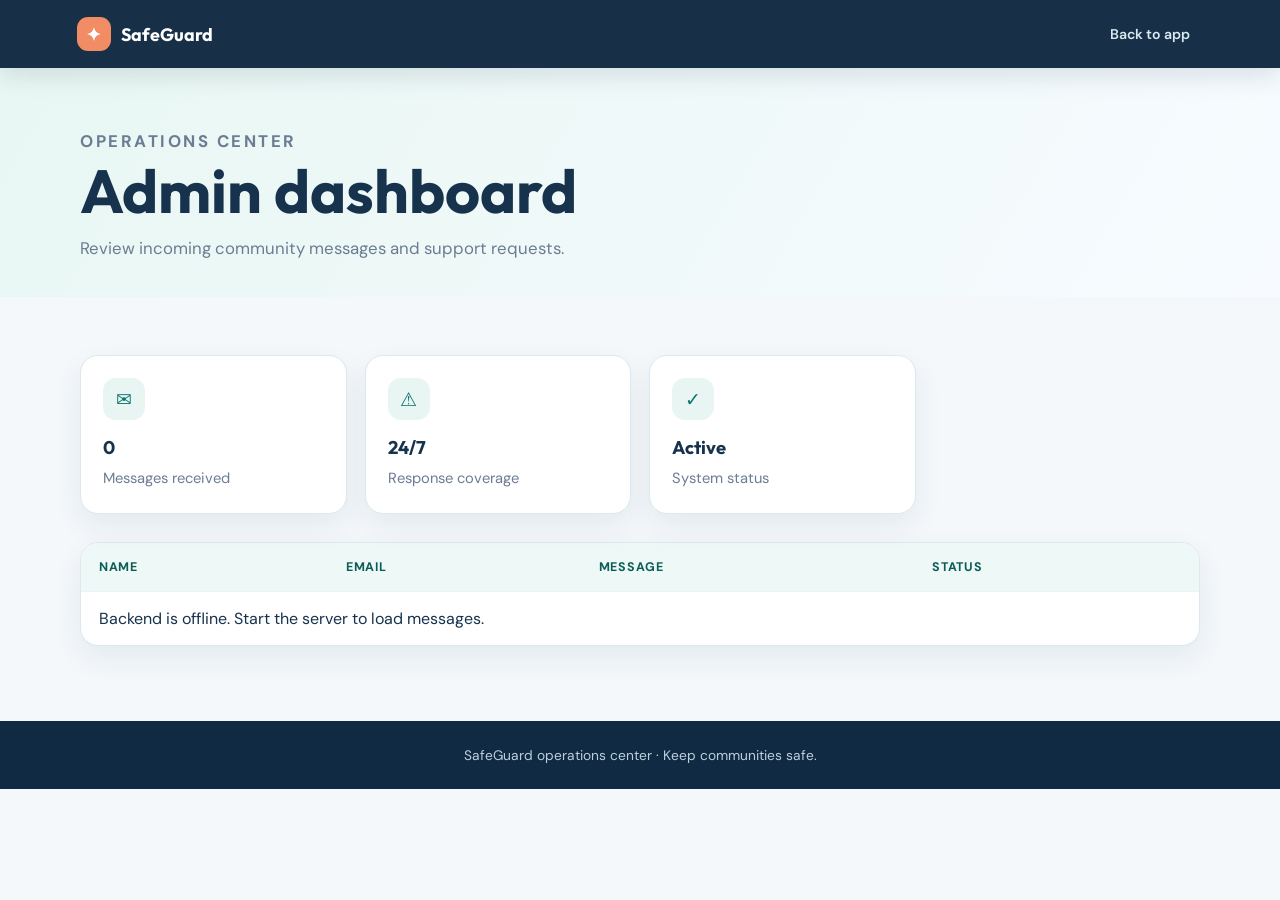
<file: admin.html>
<!doctype html><html lang="en"><head><meta charset="UTF-8"><meta name="viewport" content="width=device-width,initial-scale=1"><title>Admin Dashboard | SafeGuard</title><link rel="stylesheet" href="style.css"></head><body><nav class="site-nav"><a class="brand" href="index.html"><span class="brand-mark">&#10022;</span>SafeGuard</a><div class="nav-links"><a href="index.html">Back to app</a></div></nav><header class="page-title"><div class="page-shell"><p class="eyebrow">Operations center</p><h1>Admin dashboard</h1><p>Review incoming community messages and support requests.</p></div></header><main class="content page-shell"><div class="card-grid" style="margin-bottom:28px"><article class="card icon-card"><div class="icon">&#9993;</div><h3 id="messageCount">0</h3><p>Messages received</p></article><article class="card icon-card"><div class="icon">&#9888;</div><h3>24/7</h3><p>Response coverage</p></article><article class="card icon-card"><div class="icon">&#10003;</div><h3>Active</h3><p>System status</p></article></div><section class="table-card"><table><thead><tr><th>Name</th><th>Email</th><th>Message</th><th>Status</th></tr></thead><tbody id="data"><tr><td colspan="4">Loading messages...</td></tr></tbody></table></section></main><footer class="site-footer">SafeGuard operations center &middot; Keep communities safe.</footer><script>fetch('http://localhost:5000/contacts').then(r=>r.json()).then(data=>{document.getElementById('messageCount').textContent=data.length;document.getElementById('data').innerHTML=data.length?data.map(d=>`<tr><td>${d.name||'Anonymous'}</td><td>${d.email||'—'}</td><td>${d.message||'—'}</td><td><span class="status">New</span></td></tr>`).join(''):'<tr><td colspan="4">No messages yet.</td></tr>'}).catch(()=>{document.getElementById('data').innerHTML='<tr><td colspan="4">Backend is offline. Start the server to load messages.</td></tr>'});</script></body></html>
</file>
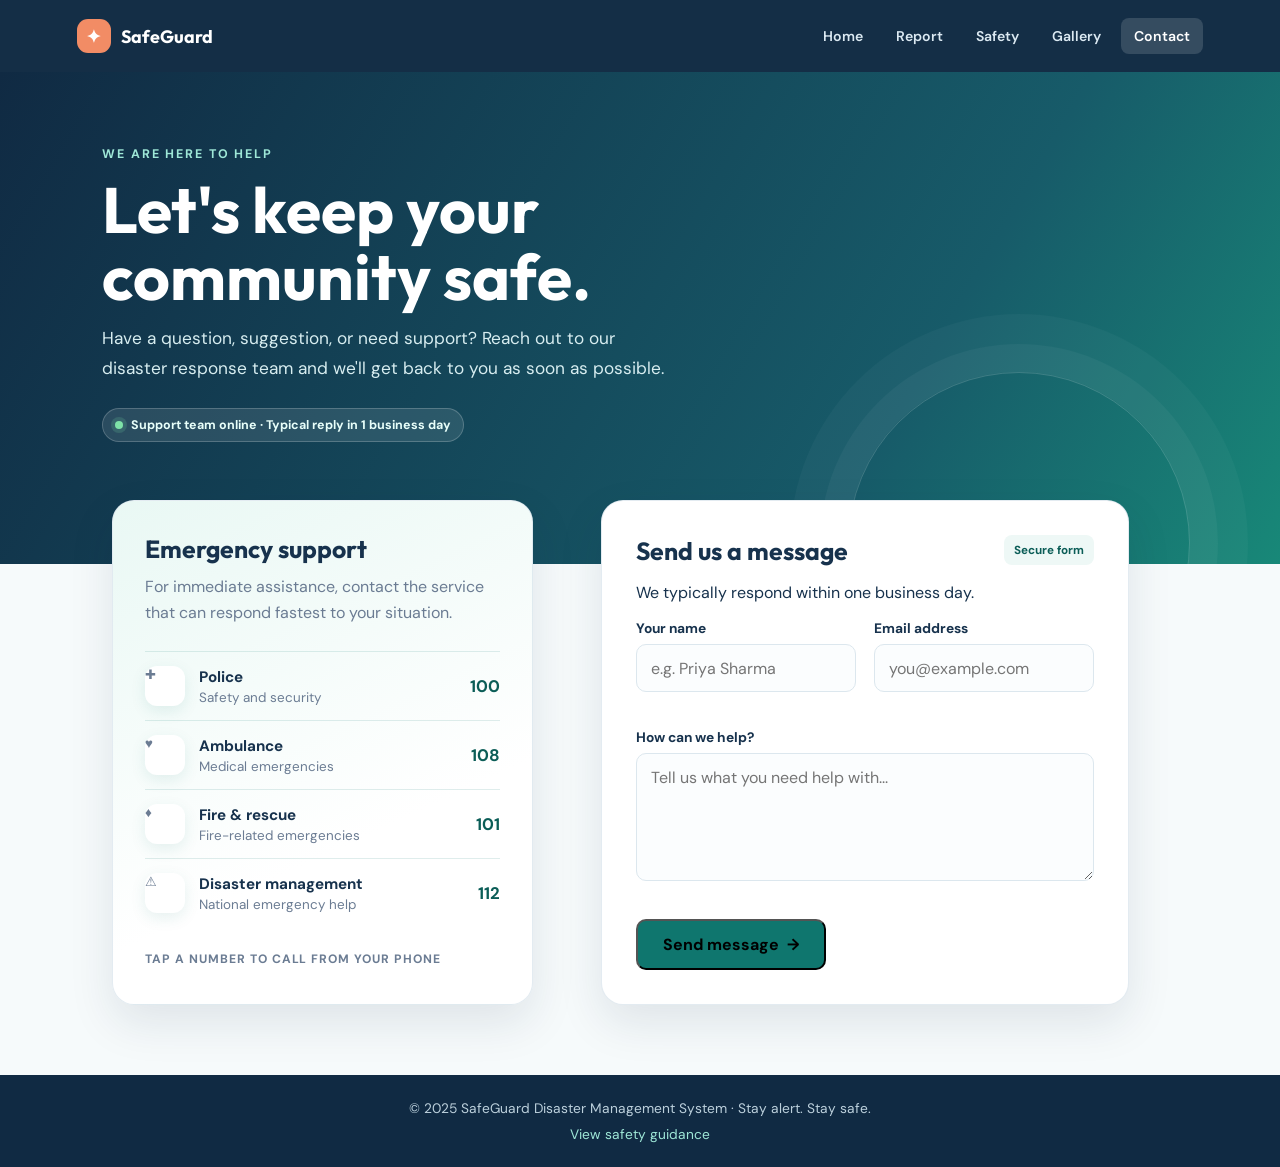
<file: contact.html>
<!DOCTYPE html>
<html lang="en">
<head>
  <meta charset="UTF-8">
  <meta name="viewport" content="width=device-width, initial-scale=1.0">
  <title>Contact Support | SafeGuard</title>
  <link rel="preconnect" href="https://fonts.googleapis.com">
  <link rel="preconnect" href="https://fonts.gstatic.com" crossorigin>
  <link href="https://fonts.googleapis.com/css2?family=DM+Sans:wght@400;500;600;700&family=Outfit:wght@500;600;700&display=swap" rel="stylesheet">
  <link rel="stylesheet" href="style.css">
  <style>
    :root { --navy:#102a43; --ink:#17324d; --muted:#6b7c93; --teal:#0f766e; --dark-teal:#0b5d57; --line:#dce7ee; }
    .contact-page { min-height:100vh; background:#f6fafb; color:var(--ink); font-family:"DM Sans",Arial,sans-serif; }
    .contact-page nav { display:flex; align-items:center; justify-content:space-between; gap:24px; padding:18px clamp(22px,6vw,90px); background:rgba(16,42,67,.98); }
    .brand { display:flex; align-items:center; gap:10px; color:#fff; font-family:Outfit,sans-serif; font-size:1.12rem; font-weight:700; text-decoration:none; white-space:nowrap; }
    .brand-mark { display:grid; width:34px; height:34px; place-items:center; border-radius:11px; background:#f28c65; color:#fff; font-size:1.15rem; }
    .links { display:flex; flex-wrap:wrap; justify-content:flex-end; gap:7px; }
    .contact-page nav .links a { margin:0; padding:9px 13px; border-radius:8px; color:#dbe9f2; font-size:.88rem; font-weight:600; text-decoration:none; transition:.2s ease; }
    .contact-page nav .links a:hover,.contact-page nav .links a.active { background:rgba(255,255,255,.14); color:#fff; }
    .contact-hero { position:relative; overflow:hidden; padding:74px clamp(22px,8vw,120px) 122px; background:linear-gradient(120deg,#102a43,#175b69 70%,#188878); color:#fff; }
    .contact-hero:after { position:absolute; right:7%; bottom:-150px; width:340px; height:340px; border:1px solid rgba(255,255,255,.17); border-radius:50%; box-shadow:0 0 0 28px rgba(255,255,255,.04),0 0 0 58px rgba(255,255,255,.03); content:""; }
    .eyebrow { margin:0 0 14px; color:#9ee7d7; font-size:.78rem; font-weight:700; letter-spacing:.15em; text-transform:uppercase; }
    .contact-hero h1 { position:relative; z-index:1; max-width:650px; margin:0 0 14px; font-family:Outfit,sans-serif; font-size:clamp(2.4rem,5vw,4.5rem); line-height:1.05; }
    .contact-hero p:not(.eyebrow) { position:relative; z-index:1; max-width:580px; margin:0; color:#d7edf0; font-size:1.08rem; line-height:1.7; }
    .response-status { position:relative; z-index:1; display:inline-flex; align-items:center; gap:8px; margin-top:25px; padding:8px 12px; border:1px solid rgba(255,255,255,.2); border-radius:999px; background:rgba(255,255,255,.1); color:#e8fffa; font-size:.78rem; font-weight:700; }
    .response-status:before { width:8px; height:8px; border-radius:50%; background:#7ee2a8; box-shadow:0 0 0 4px rgba(126,226,168,.16); content:""; }
    .contact-wrap { position:relative; z-index:2; display:grid; grid-template-columns:.82fr 1.18fr; gap:28px; max-width:1100px; margin:-64px auto 70px; padding:0 22px; }
    .info-card,.form-card { border:1px solid rgba(220,231,238,.8); border-radius:22px; background:#fff; box-shadow:0 18px 45px rgba(16,42,67,.10); }
    .info-card { padding:32px; background:linear-gradient(155deg,#e9f8f4,#fff 65%); }
    .info-card h2,.form-card h2 { margin:0 0 10px; font-family:Outfit,sans-serif; font-size:1.55rem; }
    .info-card>p,.form-card>p { margin:0 0 26px; color:var(--muted); line-height:1.6; }
    .helpline { display:flex; align-items:center; gap:14px; padding:14px 0; border-top:1px solid rgba(15,118,110,.13); color:inherit; text-decoration:none; transition:transform .2s ease; }
    .helpline:hover { transform:translateX(4px); }
    .helpline-icon { display:grid; width:40px; height:40px; flex:0 0 40px; place-items:center; border-radius:12px; background:#fff; color:var(--teal); font-size:1.15rem; box-shadow:0 5px 15px rgba(15,118,110,.1); }
    .helpline strong,.helpline span { display:block; } .helpline strong { margin-bottom:2px; font-size:.95rem; } .helpline span { color:var(--muted); font-size:.84rem; } .helpline b { margin-left:auto; color:var(--dark-teal); font-size:1.05rem; }
    .call-label { display:block; margin-top:24px; color:var(--muted); font-size:.76rem; font-weight:700; letter-spacing:.08em; text-transform:uppercase; }
    .form-card { padding:34px; } .form-header { display:flex; align-items:flex-start; justify-content:space-between; gap:18px; } .form-badge { padding:7px 10px; border-radius:8px; background:#eef8f6; color:var(--dark-teal); font-size:.73rem; font-weight:700; white-space:nowrap; }
    .contact-form { display:grid; grid-template-columns:1fr 1fr; gap:18px; } .field { display:flex; flex-direction:column; gap:7px; } .field.full,.form-actions { grid-column:1/-1; } .field label { color:var(--ink); font-size:.86rem; font-weight:700; }
    .field input,.field textarea { width:100%; box-sizing:border-box; margin:0; border:1px solid var(--line); border-radius:10px; background:#fbfdfe; color:var(--ink); font:inherit; outline:none; transition:.2s ease; } .field input { height:48px; padding:0 14px; } .field textarea { min-height:128px; padding:13px 14px; resize:vertical; } .field input:focus,.field textarea:focus { border-color:#4eb8a6; background:#fff; box-shadow:0 0 0 4px rgba(78,184,166,.14); }
    .form-actions { display:flex; align-items:center; gap:16px; margin-top:2px; } .send-button { width:auto; margin:0; padding:13px 25px; border-radius:10px; background:var(--teal); font:inherit; font-weight:700; transition:.2s ease; } .send-button:hover { background:var(--dark-teal); transform:translateY(-1px); } #responseMessage { min-height:22px; margin:0; font-size:.9rem; font-weight:600; }
    .contact-page footer { display:block!important; margin:0; padding:24px; background:var(--navy); color:#bcd0dc; text-align:center; font-size:.86rem; } .footer-links { margin-top:8px; } .footer-links a { color:#9ee7d7; text-decoration:none; }
    @media(max-width:760px) { .contact-page nav { align-items:flex-start; flex-direction:column; } .links { justify-content:flex-start; } .contact-hero { padding-top:52px; padding-bottom:106px; } .contact-wrap { grid-template-columns:1fr; margin-top:-48px; } }
    @media(max-width:500px) { .contact-form { grid-template-columns:1fr; } .field.full,.form-actions { grid-column:auto; } .form-card,.info-card { padding:24px; } .form-header { display:block; } .form-badge { display:inline-block; margin-bottom:18px; } }
  </style>
</head>
<body class="contact-page">
  <nav aria-label="Main navigation">
    <a class="brand" href="index.html"><span class="brand-mark">&#10022;</span> SafeGuard</a>
    <div class="links"><a href="index.html">Home</a><a href="report.html">Report</a><a href="safety.html">Safety</a><a href="gallery.html">Gallery</a><a class="active" href="contact.html">Contact</a></div>
  </nav>
  <header class="contact-hero">
    <p class="eyebrow">We are here to help</p>
    <h1>Let's keep your community safe.</h1>
    <p>Have a question, suggestion, or need support? Reach out to our disaster response team and we'll get back to you as soon as possible.</p>
    <span class="response-status">Support team online &middot; Typical reply in 1 business day</span>
  </header>
  <main class="contact-wrap">
    <aside class="info-card">
      <h2>Emergency support</h2><p>For immediate assistance, contact the service that can respond fastest to your situation.</p>
      <a class="helpline" href="tel:100"><span class="helpline-icon">&#10010;</span><div><strong>Police</strong><span>Safety and security</span></div><b>100</b></a>
      <a class="helpline" href="tel:108"><span class="helpline-icon">&#9829;</span><div><strong>Ambulance</strong><span>Medical emergencies</span></div><b>108</b></a>
      <a class="helpline" href="tel:101"><span class="helpline-icon">&#9830;</span><div><strong>Fire &amp; rescue</strong><span>Fire-related emergencies</span></div><b>101</b></a>
      <a class="helpline" href="tel:112"><span class="helpline-icon">&#9888;</span><div><strong>Disaster management</strong><span>National emergency help</span></div><b>112</b></a>
      <span class="call-label">Tap a number to call from your phone</span>
    </aside>
    <section class="form-card">
      <div class="form-header"><div><h2>Send us a message</h2><p>We typically respond within one business day.</p></div><span class="form-badge">Secure form</span></div>
      <form class="contact-form" id="contactForm">
        <div class="field"><label for="name">Your name</label><input id="name" name="name" type="text" placeholder="e.g. Priya Sharma" required></div>
        <div class="field"><label for="email">Email address</label><input id="email" name="email" type="email" placeholder="you@example.com" required></div>
        <div class="field full"><label for="message">How can we help?</label><textarea id="message" name="message" placeholder="Tell us what you need help with..." required></textarea></div>
        <div class="form-actions"><button class="send-button" type="submit">Send message&nbsp; &#8594;</button><p id="responseMessage" role="status" aria-live="polite"></p></div>
      </form>
    </section>
  </main>
  <footer>&copy; 2025 SafeGuard Disaster Management System &middot; Stay alert. Stay safe.<div class="footer-links"><a href="safety.html">View safety guidance</a></div></footer>
  <script src="script.js"></script>
</body>
</html>
</file>
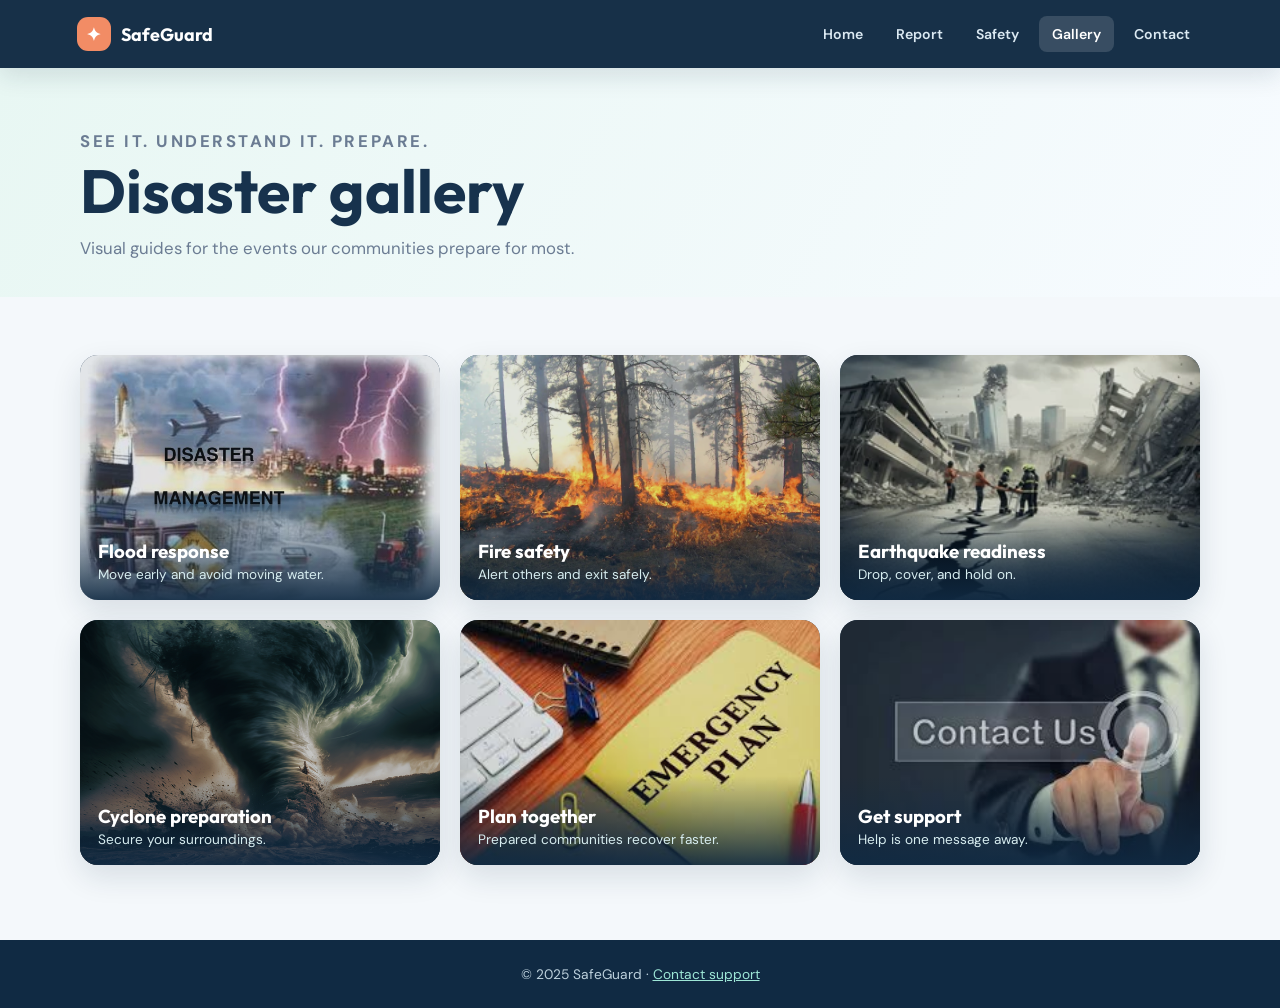
<file: gallery.html>
<!doctype html><html lang="en"><head><meta charset="UTF-8"><meta name="viewport" content="width=device-width,initial-scale=1"><title>Disaster Gallery | SafeGuard</title><link rel="stylesheet" href="style.css"></head><body><nav class="site-nav"><a class="brand" href="index.html"><span class="brand-mark">&#10022;</span>SafeGuard</a><div class="nav-links"><a href="index.html">Home</a><a href="report.html">Report</a><a href="safety.html">Safety</a><a class="active" href="gallery.html">Gallery</a><a href="contact.html">Contact</a></div></nav><header class="page-title"><div class="page-shell"><p class="eyebrow">See it. Understand it. Prepare.</p><h1>Disaster gallery</h1><p>Visual guides for the events our communities prepare for most.</p></div></header><main class="content page-shell"><div class="gallery-grid"><article class="gallery-card"><img src="images/disaster.jpg" alt="Flood response"><div class="gallery-caption"><h3>Flood response</h3><p>Move early and avoid moving water.</p></div></article><article class="gallery-card"><img src="images/fire.jpg" alt="Fire safety"><div class="gallery-caption"><h3>Fire safety</h3><p>Alert others and exit safely.</p></div></article><article class="gallery-card"><img src="images/earthquake.jpg" alt="Earthquake safety"><div class="gallery-caption"><h3>Earthquake readiness</h3><p>Drop, cover, and hold on.</p></div></article><article class="gallery-card"><img src="images/cyclone.jpg" alt="Cyclone preparation"><div class="gallery-caption"><h3>Cyclone preparation</h3><p>Secure your surroundings.</p></div></article><article class="gallery-card"><img src="images/safety.jpg" alt="Emergency planning"><div class="gallery-caption"><h3>Plan together</h3><p>Prepared communities recover faster.</p></div></article><article class="gallery-card"><img src="images/contact.jpg" alt="Emergency support"><div class="gallery-caption"><h3>Get support</h3><p>Help is one message away.</p></div></article></div></main><footer class="site-footer">&copy; 2025 SafeGuard &middot; <a href="contact.html">Contact support</a></footer></body></html>
</file>
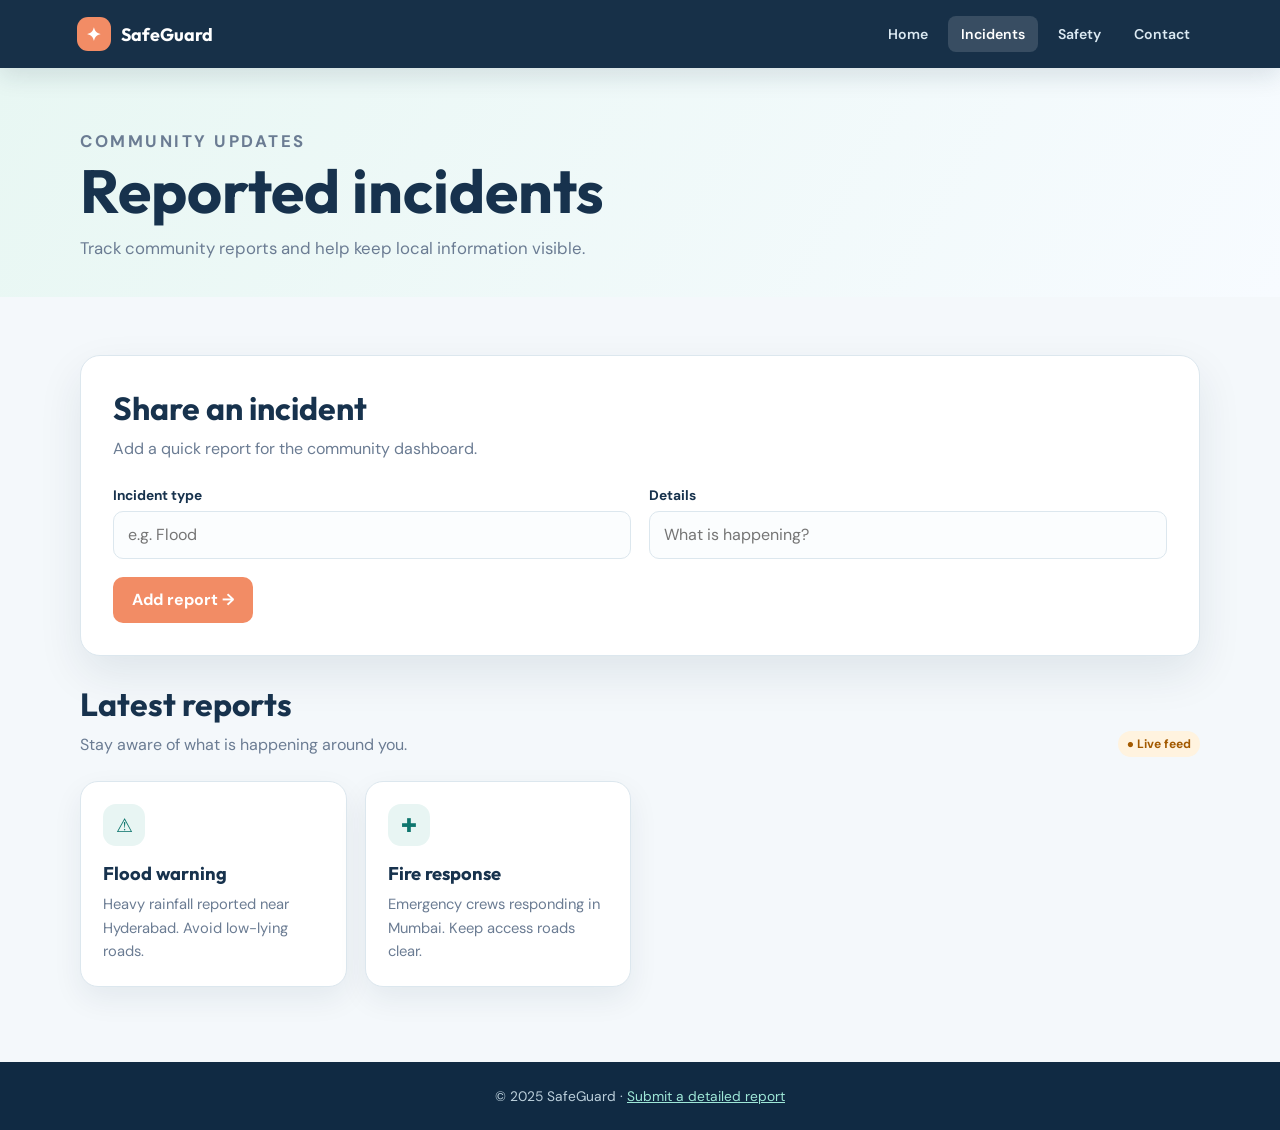
<file: incidents.html>
<!doctype html><html lang="en"><head><meta charset="UTF-8"><meta name="viewport" content="width=device-width,initial-scale=1"><title>Incidents | SafeGuard</title><link rel="stylesheet" href="style.css"></head><body><nav class="site-nav"><a class="brand" href="index.html"><span class="brand-mark">&#10022;</span>SafeGuard</a><div class="nav-links"><a href="index.html">Home</a><a class="active" href="incidents.html">Incidents</a><a href="safety.html">Safety</a><a href="contact.html">Contact</a></div></nav><header class="page-title"><div class="page-shell"><p class="eyebrow">Community updates</p><h1>Reported incidents</h1><p>Track community reports and help keep local information visible.</p></div></header><main class="content page-shell"><section class="form-card" style="max-width:none;margin-bottom:28px"><div class="section-heading"><div><h2>Share an incident</h2><p>Add a quick report for the community dashboard.</p></div></div><div class="form-grid"><div class="field"><label for="type">Incident type</label><input id="type" placeholder="e.g. Flood"></div><div class="field"><label for="details">Details</label><input id="details" placeholder="What is happening?"></div></div><button class="btn" onclick="saveIncident()">Add report &#8594;</button><p id="incidentMessage" class="notice" style="display:none;margin-top:18px"></p></section><section><div class="section-heading"><div><h2>Latest reports</h2><p>Stay aware of what is happening around you.</p></div><span class="status">● Live feed</span></div><div id="incidentList" class="card-grid"><article class="card icon-card"><div class="icon">&#9888;</div><h3>Flood warning</h3><p>Heavy rainfall reported near Hyderabad. Avoid low-lying roads.</p></article><article class="card icon-card"><div class="icon">&#10010;</div><h3>Fire response</h3><p>Emergency crews responding in Mumbai. Keep access roads clear.</p></article></div></section></main><footer class="site-footer">&copy; 2025 SafeGuard &middot; <a href="report.html">Submit a detailed report</a></footer><script src="script.js"></script></body></html>
</file>
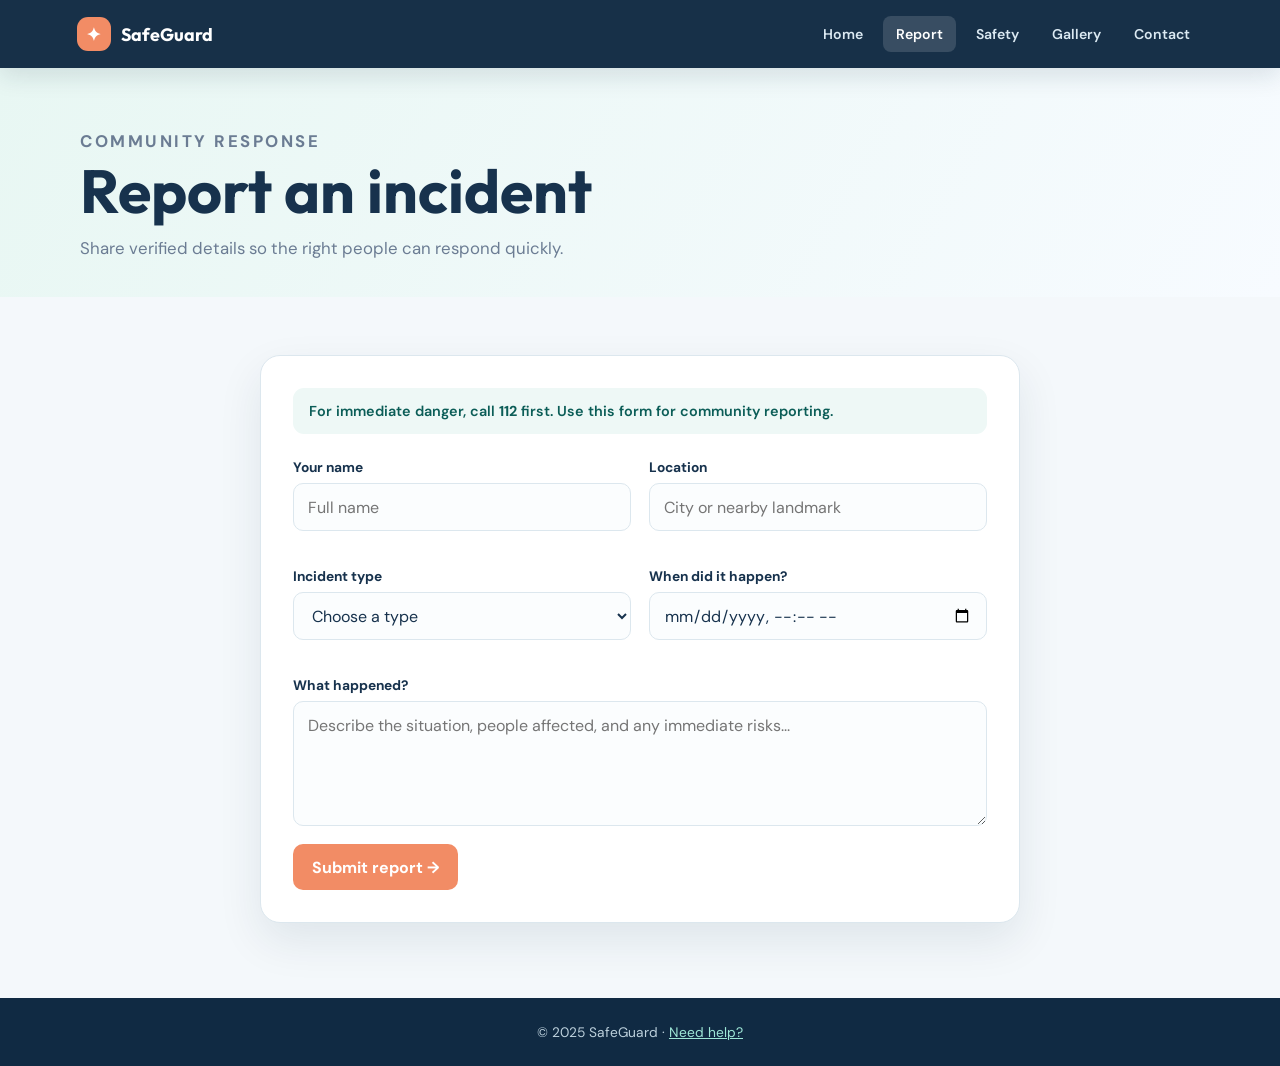
<file: report.html>
<!doctype html><html lang="en"><head><meta charset="UTF-8"><meta name="viewport" content="width=device-width,initial-scale=1"><title>Report an Incident | SafeGuard</title><link rel="stylesheet" href="style.css"></head><body><nav class="site-nav"><a class="brand" href="index.html"><span class="brand-mark">&#10022;</span>SafeGuard</a><div class="nav-links"><a href="index.html">Home</a><a class="active" href="report.html">Report</a><a href="safety.html">Safety</a><a href="gallery.html">Gallery</a><a href="contact.html">Contact</a></div></nav><header class="page-title"><div class="page-shell"><p class="eyebrow">Community response</p><h1>Report an incident</h1><p>Share verified details so the right people can respond quickly.</p></div></header><main class="content page-shell"><section class="form-card"><div class="notice">For immediate danger, call <strong>112</strong> first. Use this form for community reporting.</div><form onsubmit="reportSubmitted(event)" style="margin-top:24px"><div class="form-grid"><div class="field"><label for="reporter">Your name</label><input id="reporter" type="text" placeholder="Full name" required></div><div class="field"><label for="location">Location</label><input id="location" type="text" placeholder="City or nearby landmark" required></div><div class="field"><label for="type">Incident type</label><select id="type" required><option value="">Choose a type</option><option>Flood</option><option>Earthquake</option><option>Fire</option><option>Cyclone</option><option>Other</option></select></div><div class="field"><label for="time">When did it happen?</label><input id="time" type="datetime-local" required></div><div class="field full"><label for="details">What happened?</label><textarea id="details" placeholder="Describe the situation, people affected, and any immediate risks..." required></textarea></div></div><button class="btn" type="submit">Submit report &#8594;</button><p id="successMessage" class="notice" style="display:none;margin-top:18px"></p></form></section></main><footer class="site-footer">&copy; 2025 SafeGuard &middot; <a href="contact.html">Need help?</a></footer><script src="script.js"></script></body></html>
</file>
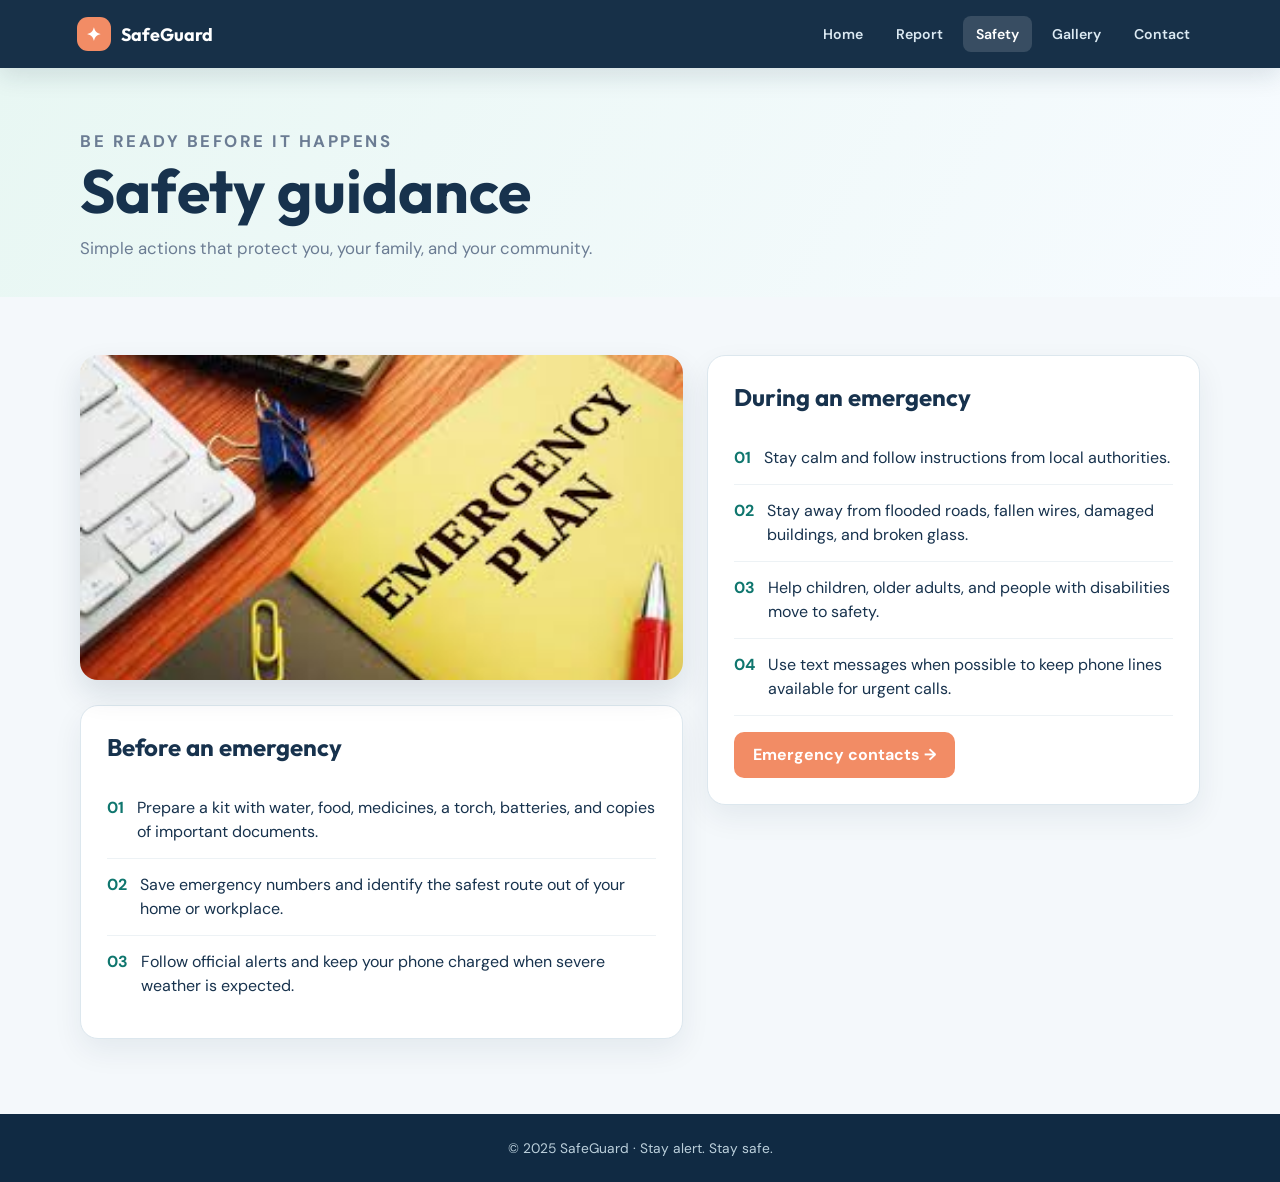
<file: safety.html>
<!doctype html><html lang="en"><head><meta charset="UTF-8"><meta name="viewport" content="width=device-width,initial-scale=1"><title>Safety Guidance | SafeGuard</title><link rel="stylesheet" href="style.css"></head><body><nav class="site-nav"><a class="brand" href="index.html"><span class="brand-mark">&#10022;</span>SafeGuard</a><div class="nav-links"><a href="index.html">Home</a><a href="report.html">Report</a><a class="active" href="safety.html">Safety</a><a href="gallery.html">Gallery</a><a href="contact.html">Contact</a></div></nav><header class="page-title"><div class="page-shell"><p class="eyebrow">Be ready before it happens</p><h1>Safety guidance</h1><p>Simple actions that protect you, your family, and your community.</p></div></header><main class="content page-shell"><section class="safety-grid"><div><img class="safety-image" src="images/safety.jpg" alt="Emergency safety preparation"><div class="list-card" style="margin-top:20px"><h2>Before an emergency</h2><div class="tip"><b>01</b><span>Prepare a kit with water, food, medicines, a torch, batteries, and copies of important documents.</span></div><div class="tip"><b>02</b><span>Save emergency numbers and identify the safest route out of your home or workplace.</span></div><div class="tip"><b>03</b><span>Follow official alerts and keep your phone charged when severe weather is expected.</span></div></div></div><div class="list-card"><h2>During an emergency</h2><div class="tip"><b>01</b><span>Stay calm and follow instructions from local authorities.</span></div><div class="tip"><b>02</b><span>Stay away from flooded roads, fallen wires, damaged buildings, and broken glass.</span></div><div class="tip"><b>03</b><span>Help children, older adults, and people with disabilities move to safety.</span></div><div class="tip"><b>04</b><span>Use text messages when possible to keep phone lines available for urgent calls.</span></div><a class="btn" href="contact.html" style="margin-top:16px">Emergency contacts &#8594;</a></div></section></main><footer class="site-footer">&copy; 2025 SafeGuard &middot; Stay alert. Stay safe.</footer></body></html>
</file>
<file: style.css>
@import url('https://fonts.googleapis.com/css2?family=DM+Sans:wght@400;500;600;700&family=Outfit:wght@500;600;700&display=swap');

:root { --navy:#102a43; --blue:#1261a0; --teal:#0f766e; --orange:#f28c65; --ink:#17324d; --muted:#6b7c93; --bg:#f4f8fb; --line:#dce7ee; --white:#fff; }
* { box-sizing:border-box; }
html { scroll-behavior:smooth; }
body { margin:0; min-height:100vh; background:var(--bg); color:var(--ink); font-family:'DM Sans',Arial,sans-serif; }
h1,h2,h3 { font-family:Outfit,Arial,sans-serif; }
a { color:inherit; }
nav.site-nav { position:sticky; top:0; z-index:20; display:flex; align-items:center; justify-content:space-between; gap:22px; padding:16px clamp(22px,6vw,90px); background:rgba(16,42,67,.97); box-shadow:0 8px 25px rgba(16,42,67,.12); backdrop-filter:blur(12px); }
.brand { display:flex; align-items:center; gap:10px; color:#fff; font-family:Outfit,sans-serif; font-size:1.12rem; font-weight:700; text-decoration:none; white-space:nowrap; }
.brand-mark { display:grid; width:34px; height:34px; place-items:center; border-radius:11px; background:var(--orange); color:#fff; }
.nav-links { display:flex; flex-wrap:wrap; justify-content:flex-end; gap:7px; }
.nav-links a { padding:9px 13px; border-radius:8px; color:#dbe9f2; font-size:.88rem; font-weight:600; text-decoration:none; transition:.2s ease; }
.nav-links a:hover,.nav-links a.active { background:rgba(255,255,255,.14); color:#fff; }
.page-shell { width:min(1120px,calc(100% - 44px)); margin:0 auto; }
.hero { position:relative; overflow:hidden; padding:78px clamp(22px,8vw,120px) 92px; background:linear-gradient(120deg,#102a43,#175b69 65%,#188878); color:#fff; }
.hero:after { position:absolute; right:7%; bottom:-160px; width:350px; height:350px; border:1px solid rgba(255,255,255,.18); border-radius:50%; box-shadow:0 0 0 30px rgba(255,255,255,.04),0 0 0 60px rgba(255,255,255,.03); content:''; }
.hero-content { position:relative; z-index:1; max-width:700px; }
.eyebrow { margin:0 0 13px; color:#9ee7d7; font-size:.78rem; font-weight:700; letter-spacing:.15em; text-transform:uppercase; }
.hero h1 { margin:0 0 16px; font-size:clamp(2.5rem,6vw,4.8rem); line-height:1.03; }
.hero p { max-width:650px; margin:0; color:#d7edf0; font-size:1.08rem; line-height:1.7; }
.hero-actions { display:flex; flex-wrap:wrap; gap:12px; margin-top:28px; }
.btn { display:inline-flex; align-items:center; justify-content:center; min-height:46px; padding:0 19px; border:0; border-radius:10px; background:var(--orange); color:#fff; font:inherit; font-weight:700; text-decoration:none; cursor:pointer; transition:.2s ease; }
.btn:hover { transform:translateY(-2px); filter:brightness(.96); }
.btn.secondary { border:1px solid rgba(255,255,255,.3); background:rgba(255,255,255,.1); }
.content { padding:58px 0 75px; }
.section-heading { display:flex; align-items:end; justify-content:space-between; gap:20px; margin-bottom:24px; }
.section-heading h2 { margin:0; font-size:2rem; }
.section-heading p { max-width:540px; margin:8px 0 0; color:var(--muted); line-height:1.6; }
.card-grid { display:grid; grid-template-columns:repeat(4,1fr); gap:18px; }
.card { border:1px solid var(--line); border-radius:18px; background:var(--white); box-shadow:0 12px 30px rgba(16,42,67,.07); overflow:hidden; }
.card-body { padding:20px; }
.card img { display:block; width:100%; height:170px; object-fit:cover; }
.card h3 { margin:0 0 8px; font-size:1.15rem; }
.card p { margin:0; color:var(--muted); font-size:.92rem; line-height:1.6; }
.icon-card { padding:22px; }
.icon { display:grid; width:42px; height:42px; place-items:center; margin-bottom:16px; border-radius:13px; background:#e8f5f3; color:var(--teal); font-size:1.2rem; }
.map-card { padding:18px; border:1px solid var(--line); border-radius:18px; background:var(--white); box-shadow:0 12px 30px rgba(16,42,67,.07); }
.map-toolbar { display:flex; align-items:center; justify-content:space-between; gap:15px; margin-bottom:14px; }
.map-toolbar p { margin:0; color:var(--muted); font-size:.84rem; }
.location-btn { min-height:40px; padding:0 14px; border:1px solid #b7ded6; border-radius:9px; background:#eef8f6; color:#0b5d57; font:inherit; font-size:.82rem; font-weight:700; cursor:pointer; transition:.2s ease; }
.location-btn:hover { background:#d8f0eb; transform:translateY(-1px); }
.location-btn:disabled { cursor:wait; opacity:.65; }
.location-status { min-height:18px; margin:10px 0 0; color:var(--muted); font-size:.8rem; }
.location-status.success { color:#0f766e; font-weight:700; }
.location-status.error { color:#b45309; font-weight:700; }
.app-strip { display:flex; align-items:center; justify-content:space-between; gap:20px; padding:11px 22px; background:#eaf7f4; color:#0b5d57; font-size:.82rem; font-weight:600; }
.app-strip span:last-child { color:#6b7c93; font-weight:500; }
.metrics { display:grid; grid-template-columns:repeat(4,1fr); gap:14px; margin:-42px 0 48px; position:relative; z-index:3; }
.metric { padding:18px; border:1px solid rgba(220,231,238,.9); border-radius:16px; background:#fff; box-shadow:0 14px 30px rgba(16,42,67,.09); }
.metric-label { display:block; margin-bottom:9px; color:var(--muted); font-size:.76rem; font-weight:700; letter-spacing:.05em; text-transform:uppercase; }
.metric strong { display:block; color:var(--ink); font-family:Outfit,sans-serif; font-size:1.55rem; }
.metric small { color:var(--teal); font-size:.75rem; font-weight:700; }
#map { width:100%; height:390px; border-radius:13px; }
.page-title { padding:62px 0 38px; background:linear-gradient(120deg,#e8f7f3,#f7fbff); }
.page-title h1 { margin:0 0 8px; font-size:clamp(2.2rem,5vw,3.8rem); }
.page-title p { margin:0; color:var(--muted); font-size:1.05rem; }
.form-card { max-width:760px; margin:0 auto; padding:32px; border:1px solid var(--line); border-radius:20px; background:#fff; box-shadow:0 18px 45px rgba(16,42,67,.09); }
.form-grid { display:grid; grid-template-columns:1fr 1fr; gap:18px; }
.field { display:flex; flex-direction:column; gap:7px; margin-bottom:18px; }
.field.full { grid-column:1/-1; }
.field label { font-size:.86rem; font-weight:700; }
.field input,.field textarea,.field select { width:100%; border:1px solid var(--line); border-radius:10px; background:#fbfdfe; color:var(--ink); font:inherit; outline:none; }
.field input,.field select { height:48px; padding:0 14px; }
.field textarea { min-height:125px; padding:13px 14px; resize:vertical; }
.field input:focus,.field textarea:focus,.field select:focus { border-color:#4eb8a6; background:#fff; box-shadow:0 0 0 4px rgba(78,184,166,.14); }
.notice { padding:14px 16px; border-radius:11px; background:#eef8f6; color:#0b5d57; font-size:.9rem; font-weight:600; }
.safety-grid { display:grid; grid-template-columns:1.1fr .9fr; gap:24px; align-items:start; }
.safety-image { width:100%; height:325px; object-fit:cover; border-radius:18px; box-shadow:0 14px 30px rgba(16,42,67,.12); }
.list-card { padding:26px; border:1px solid var(--line); border-radius:18px; background:#fff; box-shadow:0 12px 30px rgba(16,42,67,.07); }
.list-card h2 { margin-top:0; }
.tip { display:flex; gap:13px; padding:14px 0; border-bottom:1px solid #edf2f5; line-height:1.5; }
.tip:last-child { border:0; } .tip b { color:var(--teal); }
.gallery-grid { display:grid; grid-template-columns:repeat(3,1fr); gap:20px; }
.gallery-card { position:relative; overflow:hidden; border-radius:18px; background:#102a43; box-shadow:0 12px 30px rgba(16,42,67,.12); }
.gallery-card img { display:block; width:100%; height:245px; object-fit:cover; opacity:.88; transition:.3s ease; } .gallery-card:hover img { transform:scale(1.05); opacity:1; }
.gallery-caption { position:absolute; right:0; bottom:0; left:0; padding:28px 18px 17px; background:linear-gradient(transparent,rgba(16,42,67,.92)); color:#fff; }
.gallery-caption h3 { margin:0 0 3px; } .gallery-caption p { margin:0; color:#d7edf0; font-size:.85rem; }
.table-card { overflow:auto; border:1px solid var(--line); border-radius:18px; background:#fff; box-shadow:0 12px 30px rgba(16,42,67,.07); }
table { width:100%; border-collapse:collapse; min-width:600px; } th,td { padding:16px 18px; border-bottom:1px solid #edf2f5; text-align:left; } th { background:#eef8f6; color:#0b5d57; font-size:.78rem; letter-spacing:.06em; text-transform:uppercase; } tr:last-child td { border-bottom:0; }
.status { display:inline-flex; padding:5px 9px; border-radius:999px; background:#fff3df; color:#a35a00; font-size:.76rem; font-weight:700; }
footer.site-footer { margin-top:auto; padding:25px 22px; background:var(--navy); color:#bcd0dc; text-align:center; font-size:.86rem; } footer a { color:#9ee7d7; }
.dark { background:#0b1724; color:#e5eef5; } .dark .card,.dark .form-card,.dark .list-card,.dark .table-card,.dark .map-card { background:#13273a; border-color:#27445a; } .dark .card p,.dark .page-title p,.dark .field label { color:#bcd0dc; }
@media(max-width:850px) { .card-grid { grid-template-columns:repeat(2,1fr); } .safety-grid { grid-template-columns:1fr; } .metrics { grid-template-columns:repeat(2,1fr); } }
@media(max-width:650px) { nav.site-nav { align-items:flex-start; flex-direction:column; } .nav-links { justify-content:flex-start; } .hero { padding-top:56px; } .content { padding-top:40px; } .form-grid,.gallery-grid { grid-template-columns:1fr; } .field.full { grid-column:auto; } .card-grid { grid-template-columns:1fr; } .section-heading { display:block; } #map { height:300px; } .app-strip { align-items:flex-start; flex-direction:column; gap:4px; } .metrics { grid-template-columns:1fr 1fr; margin-top:-28px; } .map-toolbar { align-items:flex-start; flex-direction:column; } }
</file>
